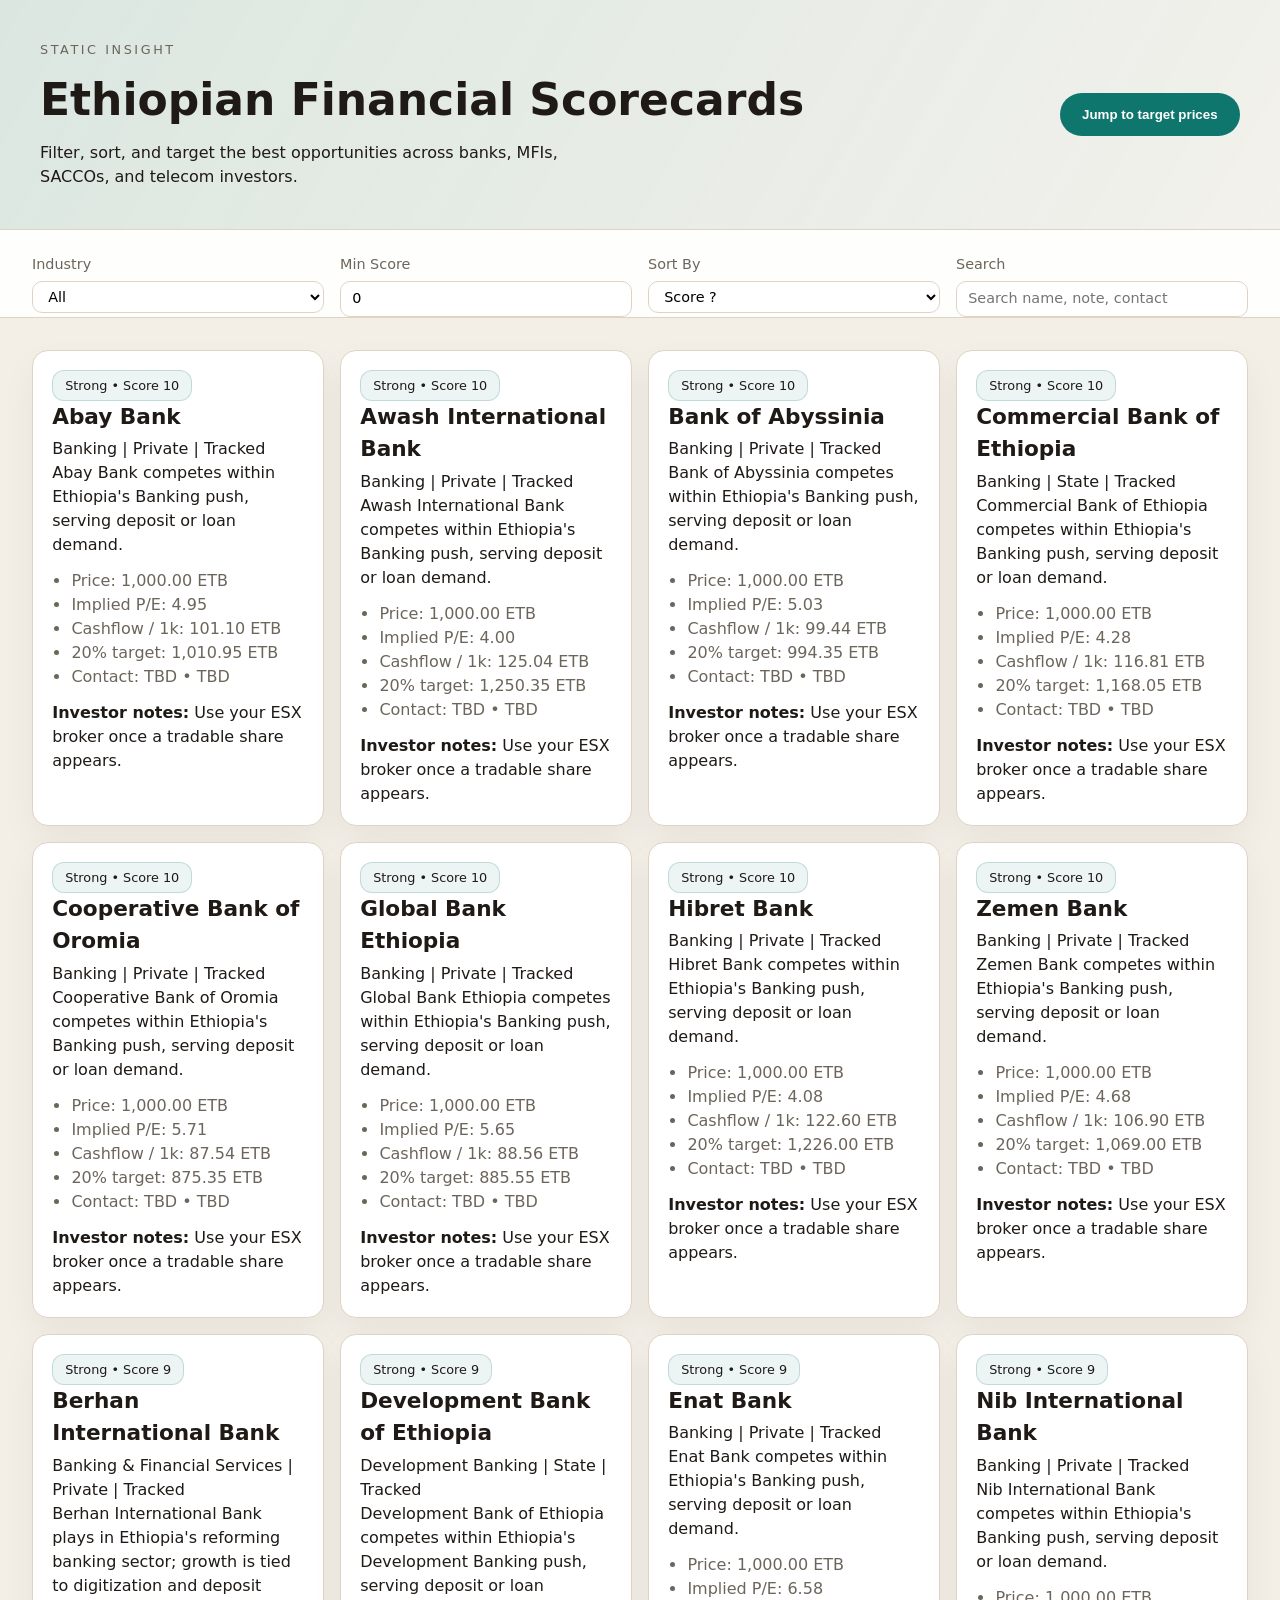
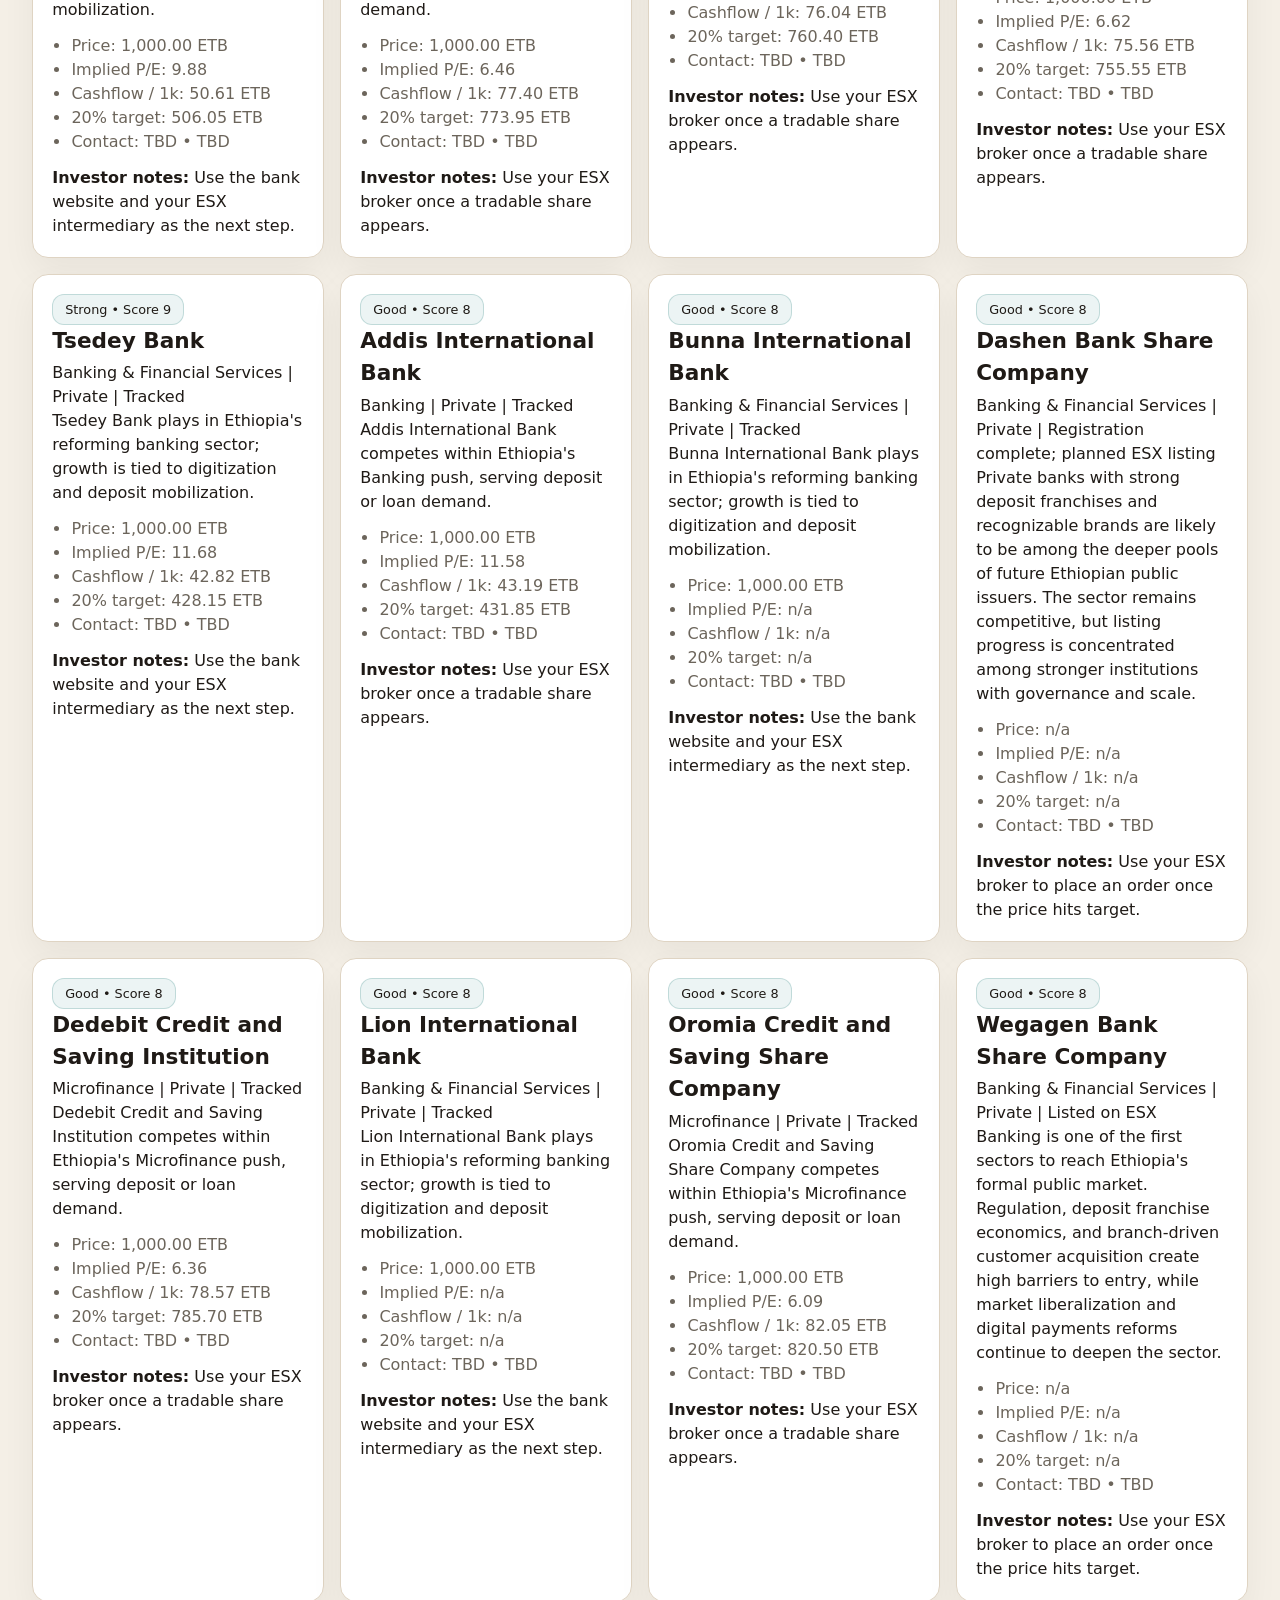
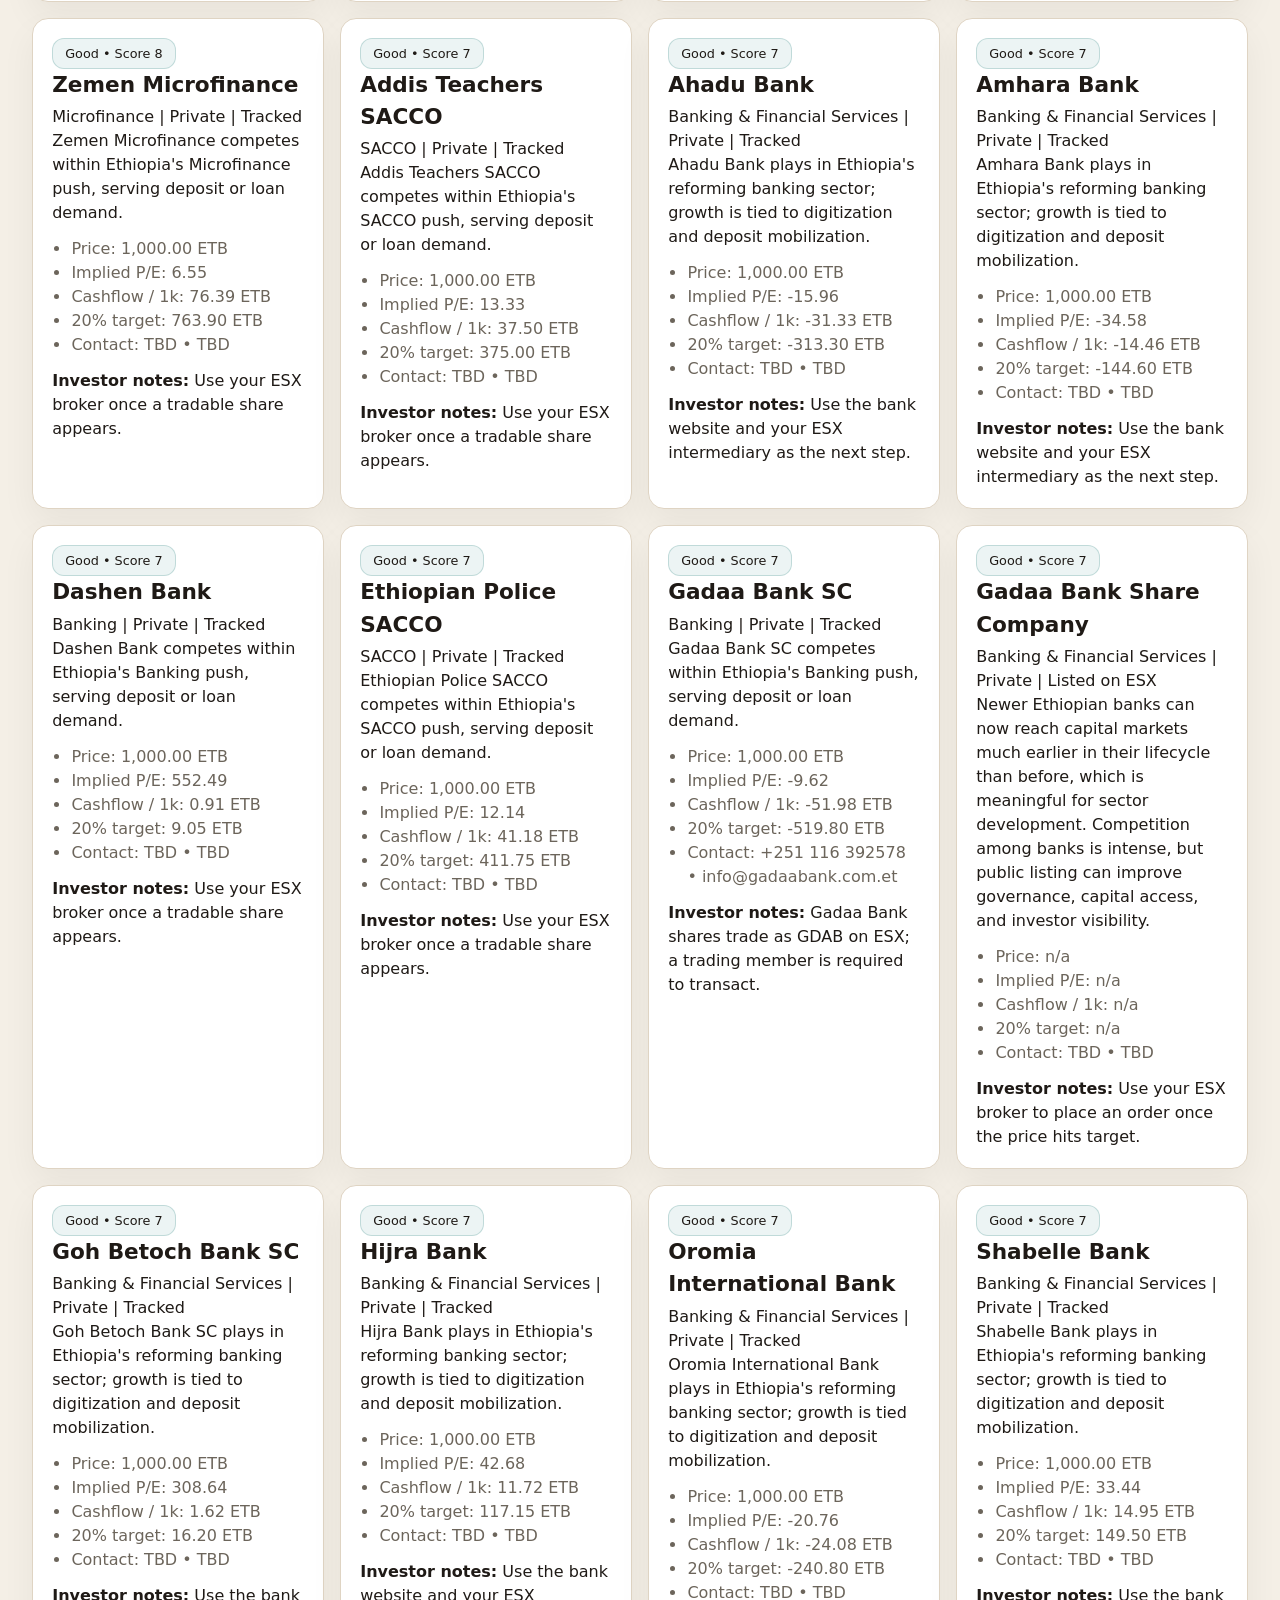
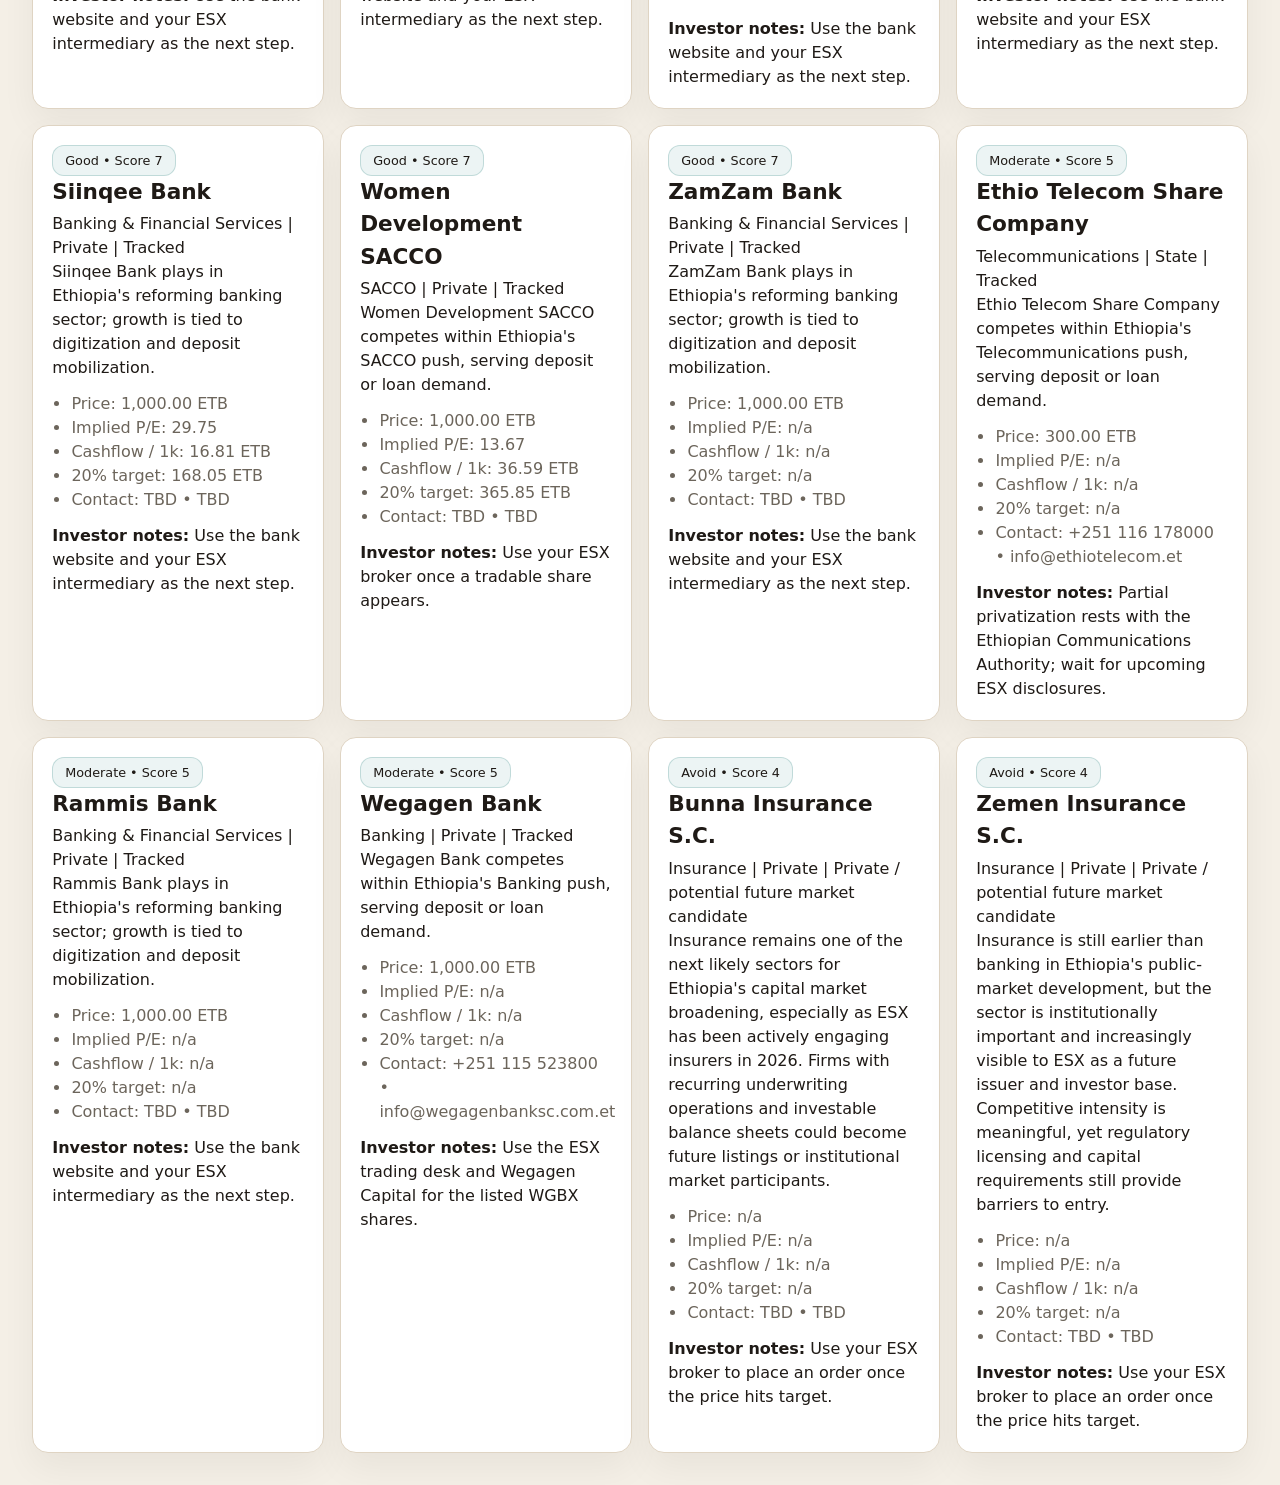
<file: frontend/index.html>
<!DOCTYPE html>
<html lang="en">
  <head>
    <meta charset="UTF-8" />
    <meta name="viewport" content="width=device-width, initial-scale=1.0" />
    <title>Ethiopian Investment Navigator</title>
    <link rel="stylesheet" href="styles.css" />
  </head>
  <body>
    <header class="hero">
      <div>
        <p class="eyebrow">Static insight</p>
        <h1>Ethiopian Financial Scorecards</h1>
        <p>Filter, sort, and target the best opportunities across banks, MFIs, SACCOs, and telecom investors.</p>
      </div>
      <button class="action" onclick="window.scrollTo({top: document.body.scrollHeight, behavior: 'smooth'})">
        Jump to target prices
      </button>
    </header>

    <section class="controls">
      <label>
        Industry
        <select id="industryFilter">
          <option value="">All</option>
        </select>
      </label>
      <label>
        Min Score
        <input id="scoreFilter" type="number" min="0" max="10" value="0" />
      </label>
      <label>
        Sort By
        <select id="sortSelect">
          <option value="score">Score ?</option>
          <option value="price">Price ?</option>
          <option value="pe">P/E ?</option>
          <option value="cashflow">Cashflow / 1k ?</option>
          <option value="target">Target Price ?</option>
        </select>
      </label>
      <label>
        Search
        <input id="searchInput" type="search" placeholder="Search name, note, contact" />
      </label>
    </section>

    <main id="app" class="grid">
      <p>Loading data</p>
    </main>

    <script type="module" src="script.js"></script>
  </body>
</html>
</file>
<file: frontend/styles.css>
:root {
  --bg: #f4efe6;
  --panel: #ffffff;
  --ink: #1f1a16;
  --muted: #6c655b;
  --line: #dfd4c3;
  --accent: #0f766e;
  --accent-dark: #0b5b55;
}

* {
  box-sizing: border-box;
  margin: 0;
  padding: 0;
}

body {
  font-family: "Source Sans Pro", "Segoe UI", system-ui, sans-serif;
  background: var(--bg);
  color: var(--ink);
  line-height: 1.5;
  min-height: 100vh;
}

.hero {
  padding: 2.5rem;
  background: linear-gradient(120deg, rgba(15, 118, 110, 0.15), rgba(12, 85, 85, 0.05)), #fffaf4;
  border-bottom: 1px solid var(--line);
  display: flex;
  align-items: center;
  justify-content: space-between;
  gap: 1.5rem;
  position: sticky;
  top: 0;
  z-index: 5;
}

.hero .eyebrow {
  text-transform: uppercase;
  letter-spacing: 0.2em;
  color: var(--muted);
  font-size: 0.8rem;
  margin-bottom: 0.5rem;
}

.hero h1 {
  font-size: 2.75rem;
  margin-bottom: 0.5rem;
}

.hero p {
  max-width: 520px;
}

.action {
  background: var(--accent);
  color: #fff;
  border: none;
  padding: 0.9rem 1.4rem;
  border-radius: 999px;
  font-weight: 600;
  cursor: pointer;
}

.controls {
  display: grid;
  grid-template-columns: repeat(auto-fit, minmax(200px, 1fr));
  gap: 1rem;
  padding: 1.5rem 2rem 0;
  background: rgba(255, 255, 255, 0.9);
  border-bottom: 1px solid var(--line);
  position: sticky;
  top: 80px;
  z-index: 6;
}

.controls label {
  font-size: 0.9rem;
  color: var(--muted);
  display: flex;
  flex-direction: column;
  gap: 0.3rem;
}

.controls select,
.controls input {
  padding: 0.4rem 0.7rem;
  border: 1px solid var(--line);
  border-radius: 10px;
  font: inherit;
  background: #fff;
}

.grid {
  display: grid;
  grid-template-columns: repeat(auto-fit, minmax(280px, 1fr));
  gap: 1rem;
  padding: 2rem;
}

.card {
  background: var(--panel);
  border: 1px solid var(--line);
  border-radius: 16px;
  padding: 1.2rem;
  box-shadow: 0 15px 35px rgba(26, 24, 22, 0.05);
}

.card h2 {
  font-size: 1.35rem;

.muted {
  color: #4f4840;
  font-size: 0.95rem;
  margin-top: 0.5rem;
  margin-bottom: 0.75rem;
}
  margin-bottom: 0.25rem;
}

.card .pill {
  display: inline-flex;
  align-items: center;
  gap: 0.4rem;
  padding: 0.3rem 0.75rem;
  border-radius: 12px;
  background: rgba(15, 118, 110, 0.08);
  border: 1px solid rgba(15, 118, 110, 0.2);
  font-size: 0.8rem;
}

.card ul {
  margin: 0.75rem 0;
  padding-left: 1.2rem;
  color: var(--muted);
}

.card table {
  width: 100%;
  border-collapse: collapse;
  margin-top: 0.6rem;
}

.card table th,
.card table td {
  text-align: left;
  font-size: 0.85rem;
  border-bottom: 1px solid var(--line);
  padding: 0.4rem 0;
}

.card table th {
  color: var(--muted);
  font-weight: 600;
}

.badge {
  font-size: 0.75rem;
  padding: 0.15rem 0.5rem;
  border-radius: 999px;
  background: rgba(15, 118, 110, 0.08);
  color: var(--accent);
}

footer {
  padding: 1.5rem 2rem;
  text-align: center;
  color: var(--muted);
}

@media (max-width: 768px) {
  .hero {
    flex-direction: column;
    align-items: flex-start;
  }

  .controls {
    position: static;
    padding-bottom: 0;
  }
}
</file>
